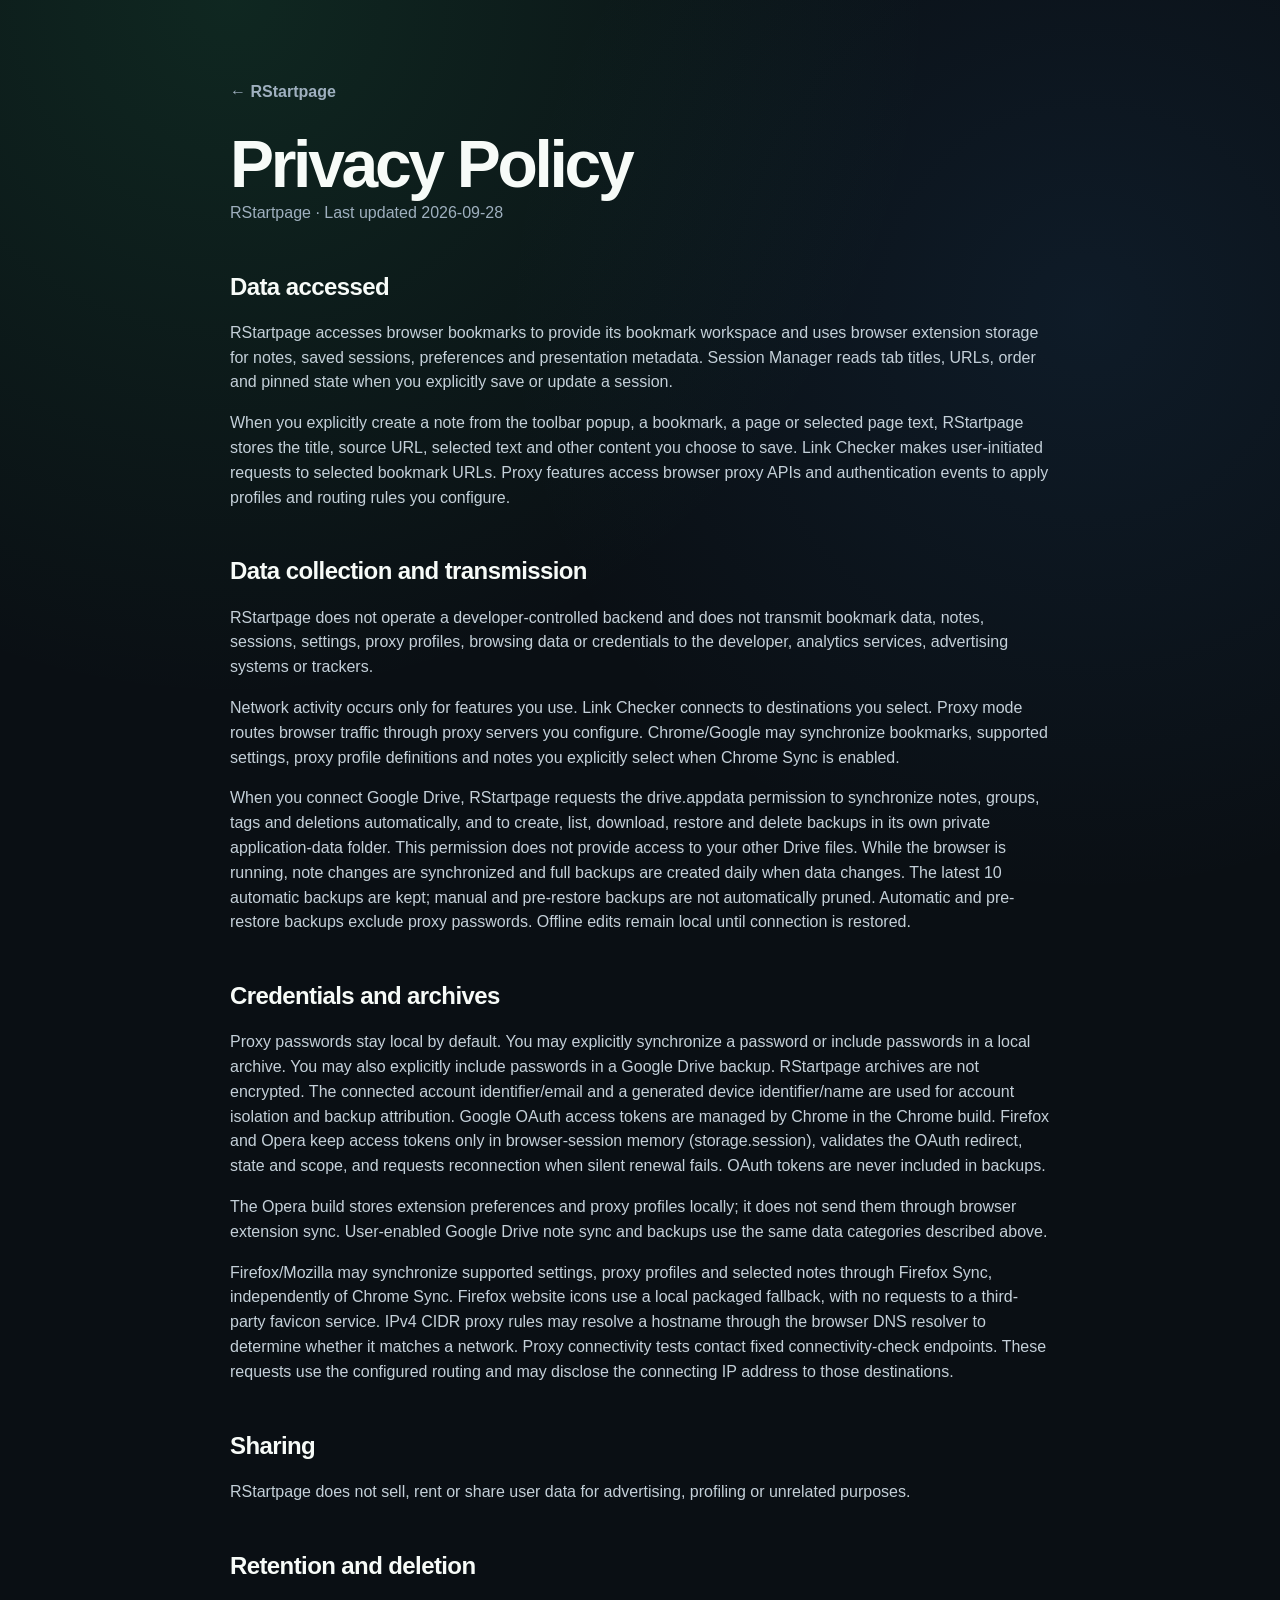
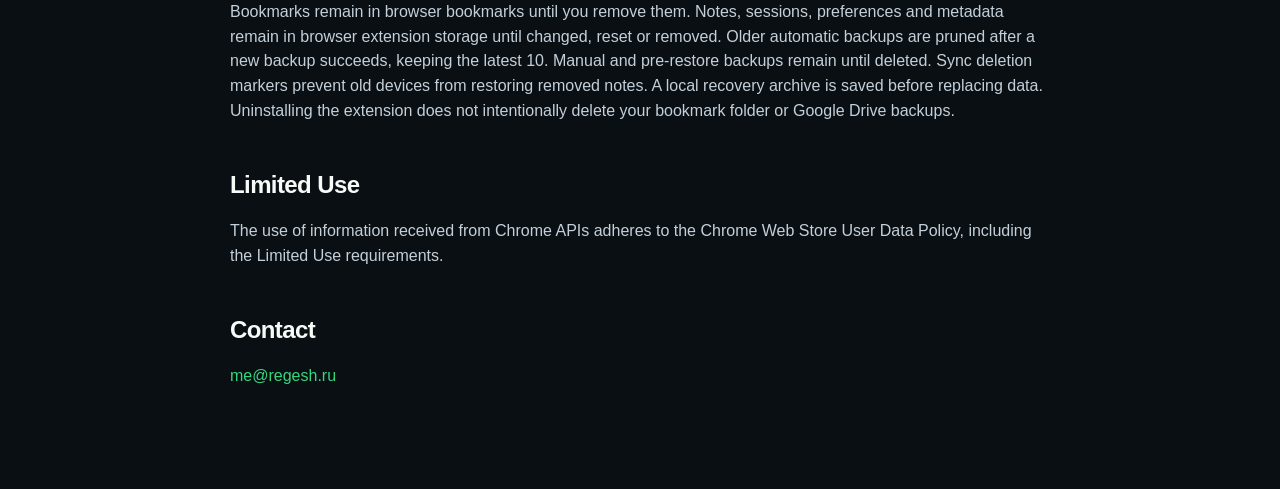
<file: docs/privacy.html>
<!doctype html>
<html lang="en">
<head>
  <meta charset="utf-8">
  <meta name="viewport" content="width=device-width,initial-scale=1">
  <meta name="description" content="How RStartpage stores and transfers bookmarks, notes, sessions, settings, backups and proxy data.">
  <title>RStartpage Privacy Policy</title>
  <link rel="stylesheet" href="style.css">
</head>
<body>
  <main class="wrap policy-page">
    <p><a class="text-link" href="index.html">← RStartpage</a></p>
    <h1>Privacy Policy</h1>
    <p class="muted">RStartpage · Last updated 2026-09-28</p>

    <h2>Data accessed</h2>
    <p>RStartpage accesses browser bookmarks to provide its bookmark workspace and uses browser extension storage for notes, saved sessions, preferences and presentation metadata. Session Manager reads tab titles, URLs, order and pinned state when you explicitly save or update a session.</p>
    <p>When you explicitly create a note from the toolbar popup, a bookmark, a page or selected page text, RStartpage stores the title, source URL, selected text and other content you choose to save. Link Checker makes user-initiated requests to selected bookmark URLs. Proxy features access browser proxy APIs and authentication events to apply profiles and routing rules you configure.</p>

    <h2>Data collection and transmission</h2>
    <p>RStartpage does not operate a developer-controlled backend and does not transmit bookmark data, notes, sessions, settings, proxy profiles, browsing data or credentials to the developer, analytics services, advertising systems or trackers.</p>
    <p>Network activity occurs only for features you use. Link Checker connects to destinations you select. Proxy mode routes browser traffic through proxy servers you configure. Chrome/Google may synchronize bookmarks, supported settings, proxy profile definitions and notes you explicitly select when Chrome Sync is enabled.</p>
    <p>When you connect Google Drive, RStartpage requests the drive.appdata permission to synchronize notes, groups, tags and deletions automatically, and to create, list, download, restore and delete backups in its own private application-data folder. This permission does not provide access to your other Drive files. While the browser is running, note changes are synchronized and full backups are created daily when data changes. The latest 10 automatic backups are kept; manual and pre-restore backups are not automatically pruned. Automatic and pre-restore backups exclude proxy passwords. Offline edits remain local until connection is restored.</p>

    <h2>Credentials and archives</h2>
    <p>Proxy passwords stay local by default. You may explicitly synchronize a password or include passwords in a local archive. You may also explicitly include passwords in a Google Drive backup. RStartpage archives are not encrypted. The connected account identifier/email and a generated device identifier/name are used for account isolation and backup attribution. Google OAuth access tokens are managed by Chrome in the Chrome build. Firefox and Opera keep access tokens only in browser-session memory (storage.session), validates the OAuth redirect, state and scope, and requests reconnection when silent renewal fails. OAuth tokens are never included in backups.</p>

    <p>The Opera build stores extension preferences and proxy profiles locally; it does not send them through browser extension sync. User-enabled Google Drive note sync and backups use the same data categories described above.</p>
    <p>Firefox/Mozilla may synchronize supported settings, proxy profiles and selected notes through Firefox Sync, independently of Chrome Sync. Firefox website icons use a local packaged fallback, with no requests to a third-party favicon service. IPv4 CIDR proxy rules may resolve a hostname through the browser DNS resolver to determine whether it matches a network. Proxy connectivity tests contact fixed connectivity-check endpoints. These requests use the configured routing and may disclose the connecting IP address to those destinations.</p>

    <h2>Sharing</h2>
    <p>RStartpage does not sell, rent or share user data for advertising, profiling or unrelated purposes.</p>

    <h2>Retention and deletion</h2>
    <p>Bookmarks remain in browser bookmarks until you remove them. Notes, sessions, preferences and metadata remain in browser extension storage until changed, reset or removed. Older automatic backups are pruned after a new backup succeeds, keeping the latest 10. Manual and pre-restore backups remain until deleted. Sync deletion markers prevent old devices from restoring removed notes. A local recovery archive is saved before replacing data. Uninstalling the extension does not intentionally delete your bookmark folder or Google Drive backups.</p>

    <h2>Limited Use</h2>
    <p>The use of information received from Chrome APIs adheres to the Chrome Web Store User Data Policy, including the Limited Use requirements.</p>

    <h2>Contact</h2>
    <p><a href="mailto:me@regesh.ru">me@regesh.ru</a></p>
  </main>
</body>
</html>
</file>
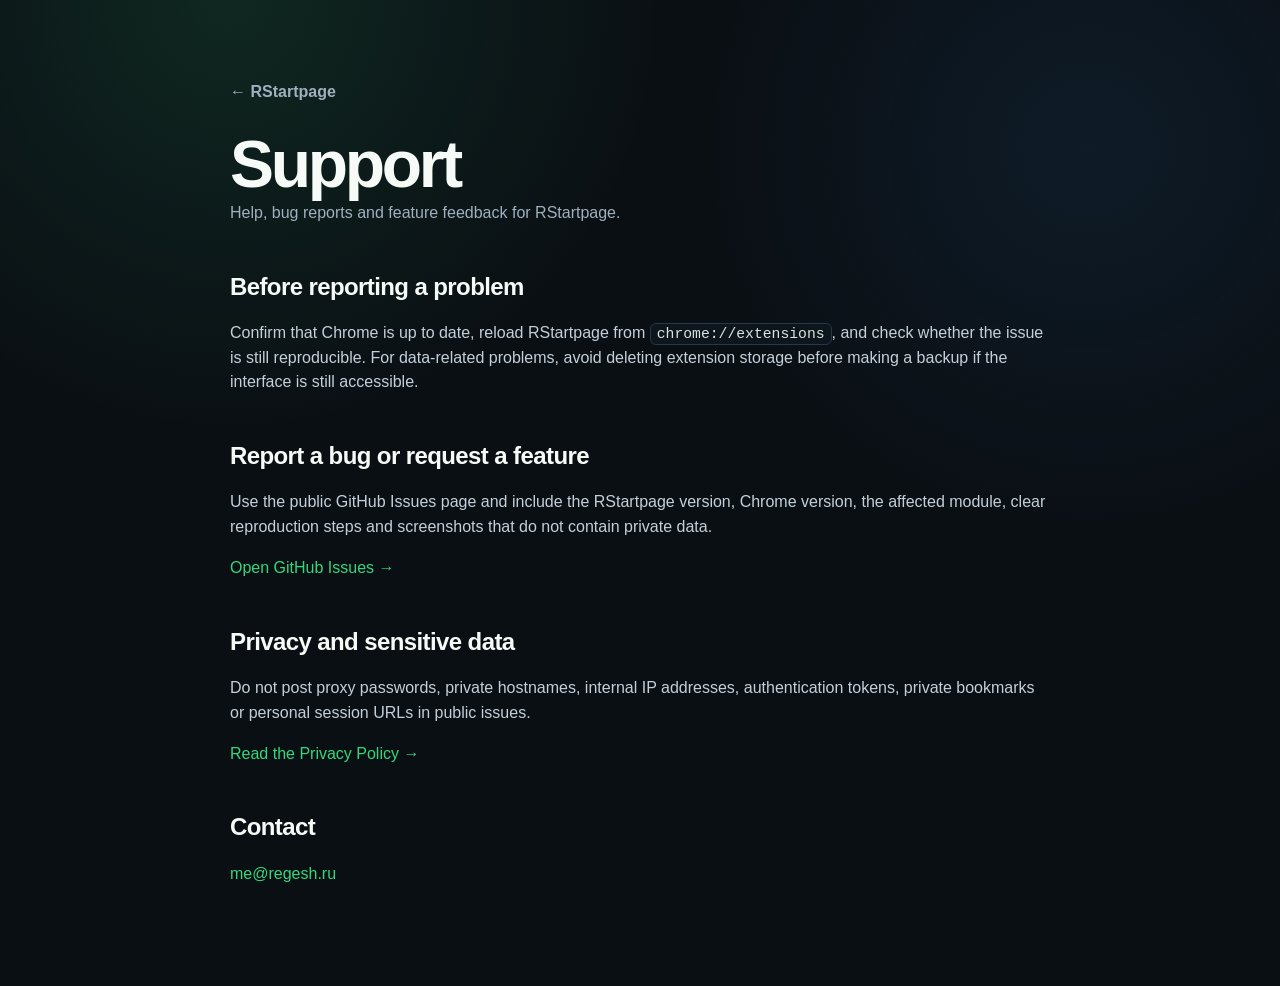
<file: docs/support.html>
<!doctype html>
<html lang="en">
<head>
  <meta charset="utf-8">
  <meta name="viewport" content="width=device-width,initial-scale=1">
  <meta name="description" content="RStartpage support, troubleshooting and contact information.">
  <title>RStartpage Support</title>
  <link rel="stylesheet" href="style.css">
</head>
<body>
  <main class="wrap policy-page">
    <p><a class="text-link" href="index.html">← RStartpage</a></p>
    <h1>Support</h1>
    <p class="muted">Help, bug reports and feature feedback for RStartpage.</p>

    <h2>Before reporting a problem</h2>
    <p>Confirm that Chrome is up to date, reload RStartpage from <code>chrome://extensions</code>, and check whether the issue is still reproducible. For data-related problems, avoid deleting extension storage before making a backup if the interface is still accessible.</p>

    <h2>Report a bug or request a feature</h2>
    <p>Use the public GitHub Issues page and include the RStartpage version, Chrome version, the affected module, clear reproduction steps and screenshots that do not contain private data.</p>
    <p><a href="https://github.com/regesheu/RStartpage/issues">Open GitHub Issues →</a></p>

    <h2>Privacy and sensitive data</h2>
    <p>Do not post proxy passwords, private hostnames, internal IP addresses, authentication tokens, private bookmarks or personal session URLs in public issues.</p>
    <p><a href="privacy.html">Read the Privacy Policy →</a></p>

    <h2>Contact</h2>
    <p><a href="mailto:me@regesh.ru">me@regesh.ru</a></p>
  </main>
</body>
</html>
</file>
<file: docs/style.css>
:root{color-scheme:dark;font-family:-apple-system,BlinkMacSystemFont,"SF Pro Display","Segoe UI",sans-serif;background:#0a0f14;color:#f7fbf8;--bg:#0a0f14;--surface:#101821;--surface2:#141f2a;--border:#22303e;--text:#f7fbf8;--muted:#9fb0bf;--green:#35d77d;--green2:#1bbf68;--max:1160px}*{box-sizing:border-box}html{scroll-behavior:smooth}body{margin:0;min-height:100vh;line-height:1.55;background:radial-gradient(circle at 18% 0%,rgba(53,215,125,.12),transparent 30%),radial-gradient(circle at 85% 15%,rgba(53,135,215,.10),transparent 28%),var(--bg);color:var(--text)}a{color:inherit;text-decoration:none}.wrap{width:min(calc(100% - 40px),var(--max));margin:0 auto}.nav-wrap{min-height:76px;display:flex;align-items:center;justify-content:space-between;gap:24px}.brand{display:inline-flex;align-items:center;gap:10px;font-weight:700;letter-spacing:-.02em}.brand img{display:block}.nav nav{display:flex;align-items:center;gap:22px}.nav nav a{color:var(--muted);font-size:14px}.nav nav a:hover,.text-link:hover,.footer a:hover{color:var(--green)}.hero{min-height:540px;display:grid;grid-template-columns:minmax(0,1.3fr) minmax(260px,.7fr);gap:44px;align-items:center;padding:72px 0 84px}.hero-copy{max-width:780px}.eyebrow{color:var(--green);font-size:12px;font-weight:750;letter-spacing:.12em;text-transform:uppercase}.hero h1{margin:12px 0 20px;font-size:clamp(44px,7vw,78px);line-height:.98;letter-spacing:-.055em;max-width:900px}.lead{max-width:760px;margin:0;color:#c4d0d9;font-size:clamp(17px,2vw,21px);line-height:1.6}.actions,.install-actions{display:flex;align-items:center;gap:12px;flex-wrap:wrap;margin-top:30px}.button{min-height:44px;display:inline-flex;align-items:center;justify-content:center;padding:0 18px;border:1px solid var(--border);border-radius:14px;background:rgba(16,24,33,.82);color:var(--text);font-weight:650;transition:.16s ease}.button:hover{transform:translateY(-1px);border-color:#35516a;background:#15202b}.button.primary{border-color:var(--green2);background:linear-gradient(180deg,#38dc81,#1fc26a);color:#07110b;box-shadow:0 12px 32px rgba(31,194,106,.16)}.button.primary:hover{background:linear-gradient(180deg,#45e38b,#27cb72)}.small{margin-top:14px;color:var(--muted);font-size:13px}.hero-mark{display:grid;place-items:center}.hero-mark img{width:min(100%,360px);filter:drop-shadow(0 24px 45px rgba(0,0,0,.28))}.section{padding:74px 0}.section-heading{max-width:720px;margin-bottom:30px}.section-heading h2,.privacy-card h2{margin:7px 0 0;font-size:clamp(30px,4vw,46px);line-height:1.08;letter-spacing:-.045em}.feature-grid{display:grid;grid-template-columns:repeat(3,minmax(0,1fr));gap:14px}.feature{min-height:250px;padding:24px;border:1px solid var(--border);border-radius:22px;background:linear-gradient(180deg,rgba(20,31,42,.92),rgba(15,23,31,.86));box-shadow:inset 0 1px 0 rgba(255,255,255,.025)}.feature>span{display:inline-flex;min-width:30px;height:25px;align-items:center;justify-content:center;border:1px solid #284156;border-radius:8px;color:var(--green);font:650 11px/1 ui-monospace,SFMono-Regular,Menlo,monospace}.feature h3{margin:22px 0 8px;font-size:19px;letter-spacing:-.025em}.feature p,.privacy-card p{margin:0;color:var(--muted)}.install{border-top:1px solid rgba(34,48,62,.7);border-bottom:1px solid rgba(34,48,62,.7)}.steps{list-style:none;padding:0;margin:0;display:grid;gap:10px;counter-reset:item}.steps li{display:grid;grid-template-columns:minmax(150px,.35fr) minmax(0,1fr);gap:20px;padding:17px 18px;border:1px solid var(--border);border-radius:16px;background:rgba(15,23,31,.72)}.steps strong{letter-spacing:-.015em}.steps span{color:var(--muted)}code{padding:2px 6px;border:1px solid #263849;border-radius:6px;background:#0d151d;color:#d8e6df;font-family:ui-monospace,SFMono-Regular,Menlo,monospace;font-size:.92em}.text-link{color:var(--muted);font-weight:620}.privacy-card{margin-top:74px;margin-bottom:74px;padding:30px;border:1px solid var(--border);border-radius:24px;background:linear-gradient(135deg,rgba(53,215,125,.07),rgba(16,24,33,.86) 45%);display:flex;align-items:center;justify-content:space-between;gap:36px}.privacy-card>div{max-width:760px}.privacy-card p{margin-top:12px}.policy-page{max-width:820px;padding:64px 0 84px}.policy-page h1{margin:26px 0 4px;font-size:clamp(40px,7vw,66px);line-height:1;letter-spacing:-.05em}.policy-page h2{margin:42px 0 10px;font-size:24px;letter-spacing:-.025em}.policy-page p{color:#c4d0d9}.policy-page .muted{margin-top:0;color:var(--muted)}.policy-page a:not(.text-link){color:var(--green)}.footer{min-height:104px;padding:28px 0 40px;border-top:1px solid rgba(34,48,62,.7);display:flex;justify-content:space-between;gap:24px;color:#7f93a5;font-size:13px}@media(max-width:860px){.hero{grid-template-columns:1fr;min-height:auto;padding-top:56px}.hero-mark{display:none}.feature-grid{grid-template-columns:1fr 1fr}.privacy-card{align-items:flex-start;flex-direction:column}.nav nav a:nth-child(2){display:none}}@media(max-width:600px){.wrap{width:min(calc(100% - 28px),var(--max))}.nav-wrap{min-height:66px}.nav nav{gap:14px}.hero{padding:48px 0 60px}.hero h1{font-size:46px}.feature-grid{grid-template-columns:1fr}.section{padding:56px 0}.steps li{grid-template-columns:1fr;gap:4px}.footer{flex-direction:column}.privacy-card{margin-top:56px;margin-bottom:56px}.policy-page{padding-top:36px}.actions .button,.install-actions .button{width:100%}}
</file>
